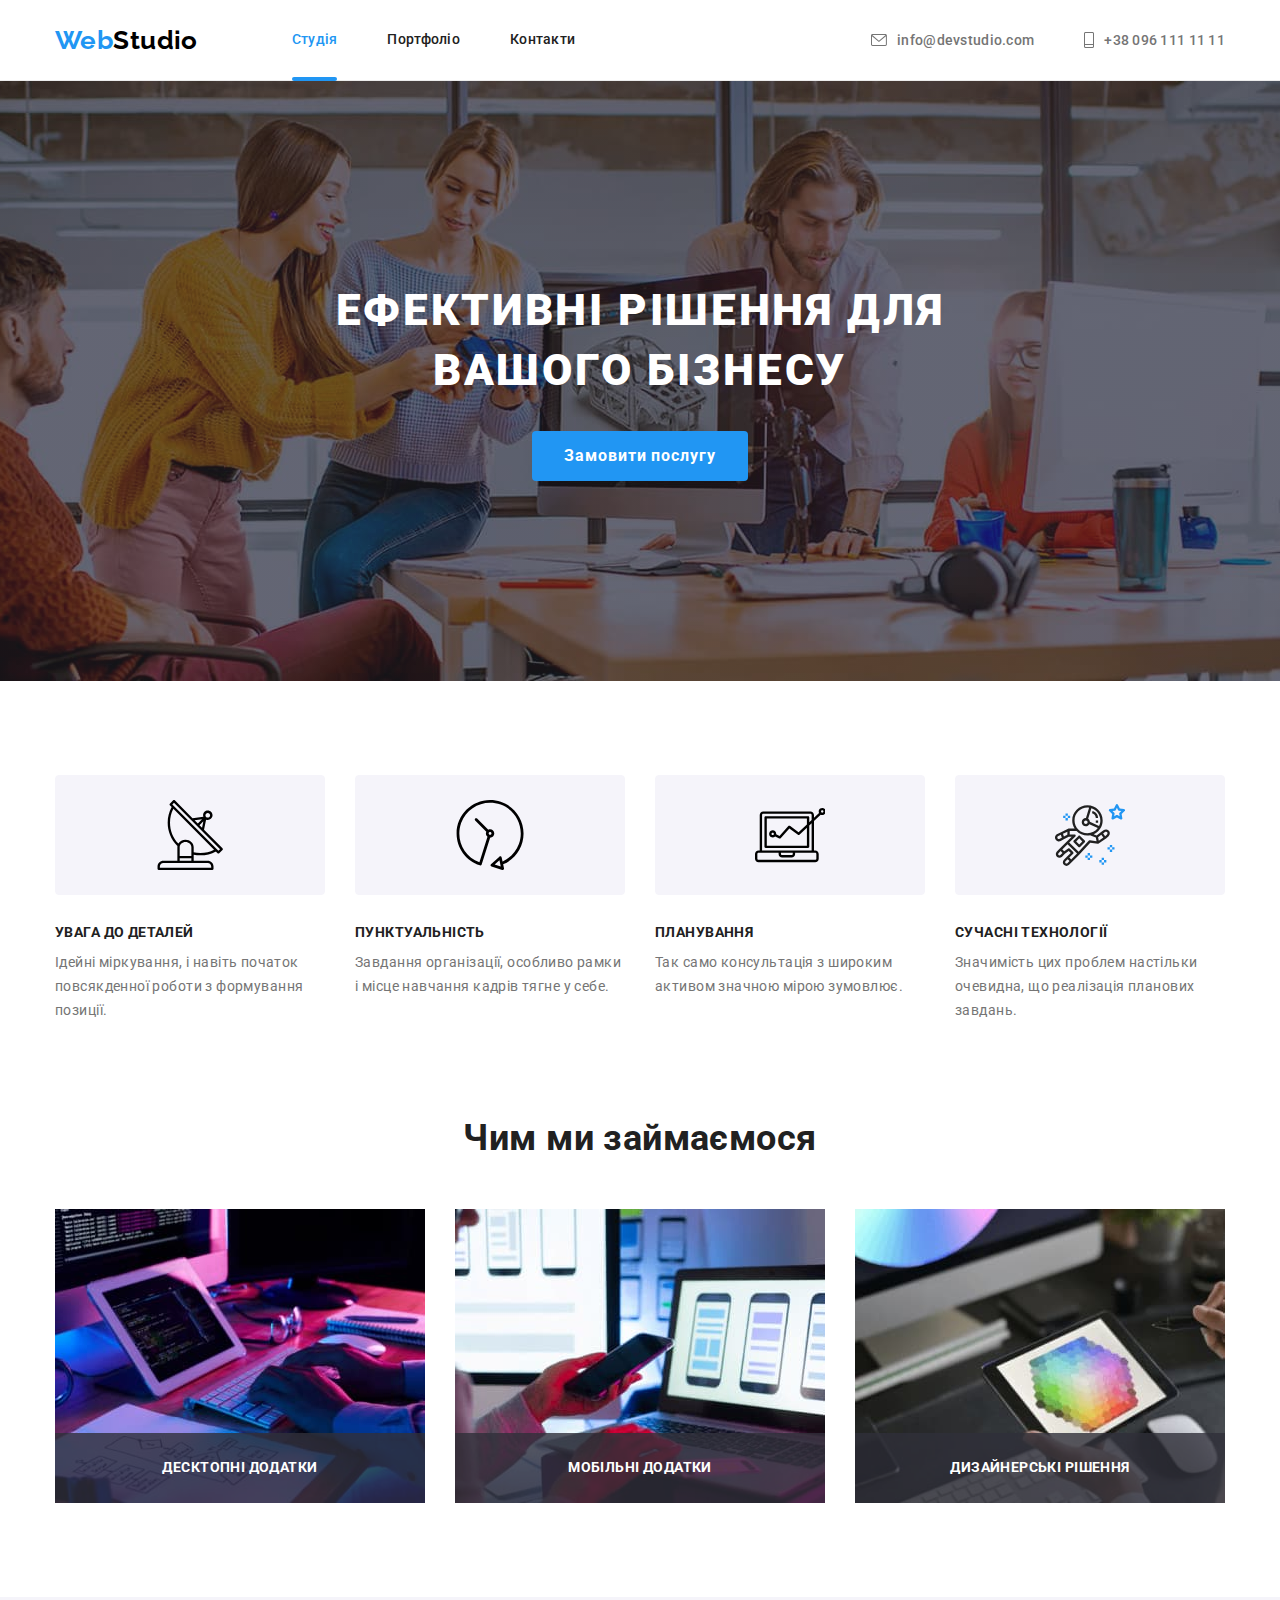
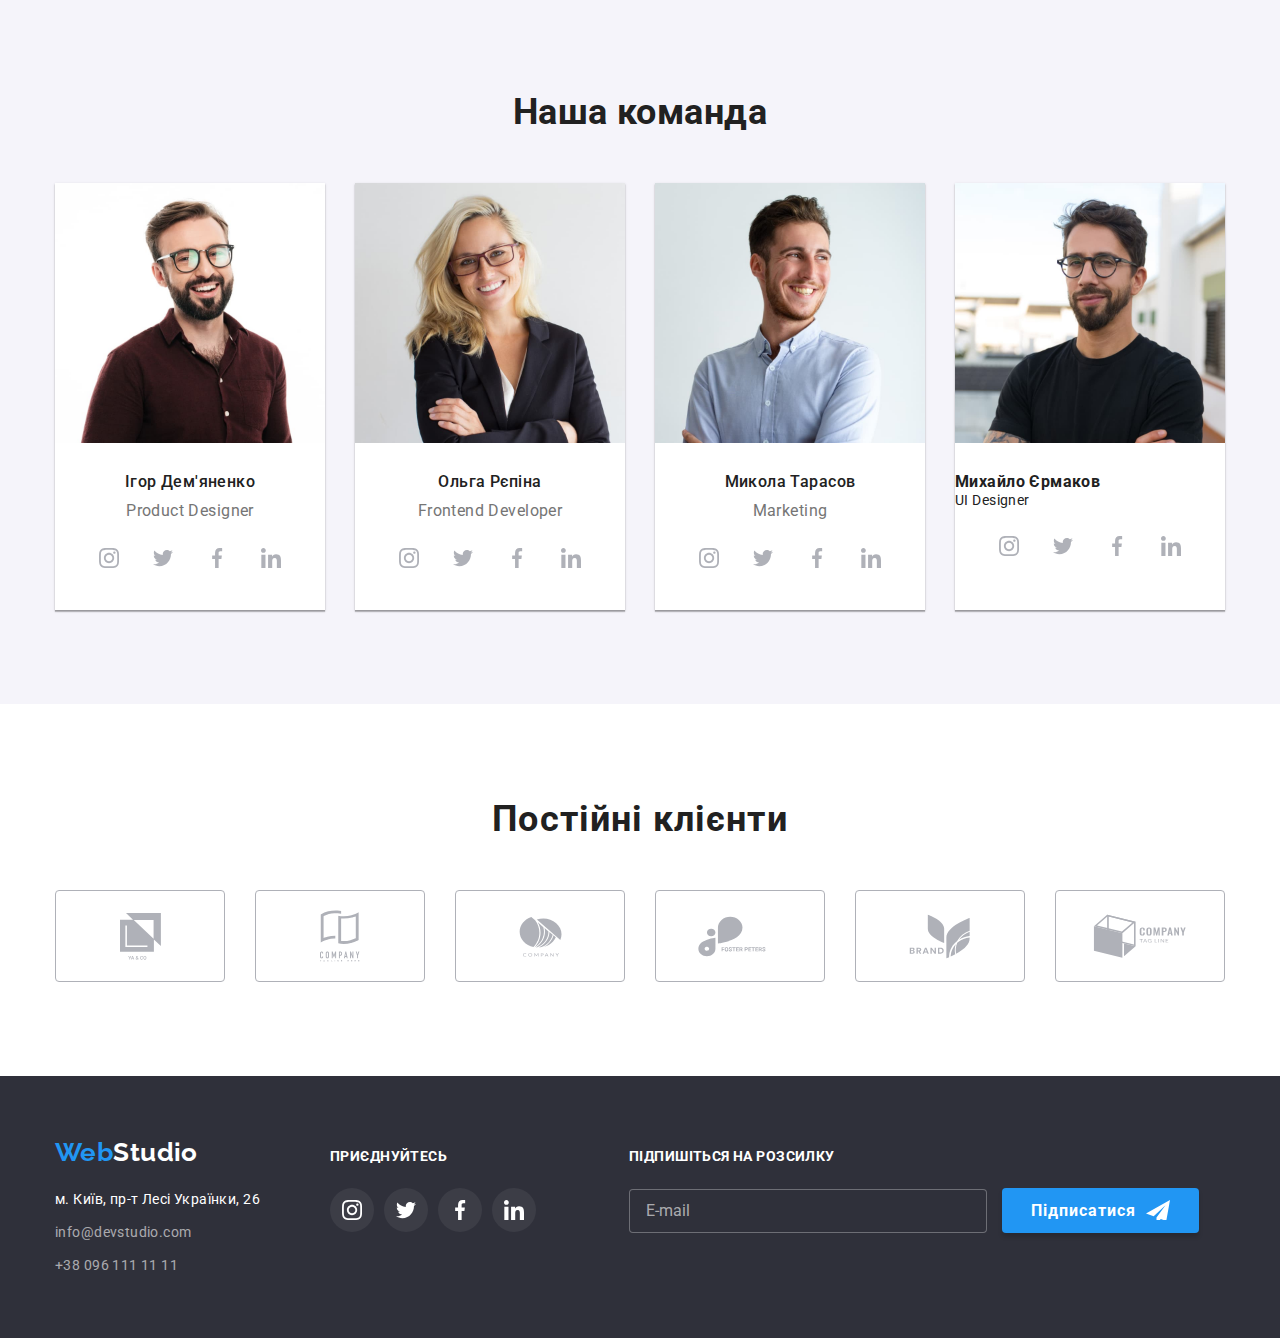
<file: index.html>
<!DOCTYPE html>
<html lang="en">

<head>
    <meta charset="UTF-8">
    <meta http-equiv="X-UA-Compatible" content="IE=edge">
    <meta name="viewport" content="width=device-width, initial-scale=1.0">
    <title>Web Studio</title>
    <link rel="stylesheet"
        href="https://cdnjs.cloudflare.com/ajax/libs/modern-normalize/1.1.0/modern-normalize.min.css">
    <link rel="preconnect" href="https://fonts.googleapis.com" />
    <link rel="preconnect" href="https://fonts.gstatic.com" crossorigin />
    <link
        href="https://fonts.googleapis.com/css2?family=Raleway:wght@700&family=Roboto:wght@400;500;700;900&display=swap"
        rel="stylesheet" />
    <link rel="stylesheet" href="./css/main.min.css" />
</head>

<body>
    <!-- header -->
    <header class="header">
        <div class="container header__section">
            <nav class="header__nav list">
                <a href="./index.html" class="header__logo logo link">Web<span
                        class="header__logo--black">Studio</span></a>
                <ul class="nav list">
                    <li class="nav__item"><a class="nav__link link current" href="./index.html">Студія</a>
                    </li>
                    <li class="nav__item"><a class="nav__link link" href="./portfolio.html">Портфоліо</a>
                    </li>
                    <li class="nav__item"><a class="nav__link link" href="#">Контакти</a></li>
                </ul>
            </nav>
            <ul class="header__contact list">
                <li class="header__item">
                    <a class="header__link link" href="mailto:info@devstudio.com">
                        <svg class="header__icons" width="16" height="12">
                            <use href="./images/icons.svg#icon-contact_mail_icon"></use>
                        </svg>
                        info@devstudio.com
                    </a>
                </li>
                <li class="header__item">
                    <a class="header__link link" href="tel:+380961111111">
                        <svg class="header__icons" width="10" height="16">
                            <use href="./images/icons.svg#icon-contact_phohe_icon"></use>
                        </svg>
                        +38 096 111 11 11
                    </a>
                </li>
            </ul>
        </div>
    </header>
    <main>
        <!-- section 1 -->
        <section class="hero">
            <div class="container">
                <h1 class="hero__title">Ефективні рішення для вашого бізнесу</h1>
                <button class="hero__btn" type="button" data-modal-open>Замовити послугу</button>
            </div>
        </section>

        <!-- section 2 -->
        <section class="features">
            <div class="container">
                <h2 class="visually-hidden">Переваги</h2>
                <ul class="features-list list">
                    <li class="features-list__item">
                        <div class="features-list__icon-fon">
                            <svg class="features-list__icon" width="70" height="70">
                                <use href="./images/icons.svg#icon-satellite_icon"></use>
                            </svg>
                        </div>

                        <h3 class="features-list__title">Увага до деталей</h3>
                        <p class="features-list__text">Ідейні міркування, і навіть початок повсякденної роботи з
                            формування позиції.</p>
                    </li>
                    <li class="features-list__item">
                        <div class="features-list__icon-fon">
                            <svg class="features-list__icon" width="70" height="70">
                                <use href="./images/icons.svg#icon-clock_icon"></use>
                            </svg>
                        </div>

                        <h3 class="features-list__title">Пунктуальність</h3>
                        <p class="features-list__text">Завдання організації, особливо рамки і місце навчання кадрів
                            тягне у себе.</p>
                    </li>
                    <li class="features-list__item">
                        <div class="features-list__icon-fon">
                            <svg class="features-list__icon" width="70" height="70">
                                <use href="./images/icons.svg#icon-computer_icon"></use>
                            </svg>
                        </div>

                        <h3 class="features-list__title">Планування</h3>
                        <p class="features-list__text ">Так само консультація з широким активом значною мірою
                            зумовлює.</p>
                    </li>
                    <li class="features-list__item">
                        <div class="features-list__icon-fon">
                            <svg class="features-list__icon" width="70" height="70">
                                <use href="./images/icons.svg#icon-space_icon"></use>
                            </svg>
                        </div>

                        <h3 class="features-list__title">Сучасні технології</h3>
                        <p class="features-list__text">Значимість цих проблем настільки очевидна, що реалізація
                            планових завдань.</p>
                    </li>
                </ul>
            </div>
        </section>

        <!-- section 3 -->
        <section class="occupation">
            <div class="container">
                <h2 class="occupation__title">Чим ми займаємося</h2>
                <ul class="occupation__list list">
                    <li class="occupation__item">
                        <img src="./images/studio_work1.jpg" alt="work on a computer" width="370" height="294" />
                        <p class="occupation__text">Десктопні додатки</p>
                    </li>
                    <li class="occupation__item ">
                        <img src="./images/studio_work2.jpg" alt="work on the phone" width="370" height="294" />
                        <p class="occupation__text">Мобільні додатки</p>
                    </li>
                    <li class="occupation__item ">
                        <img src="./images/studio_work3.jpg" alt="work on a table" width="370" height="294" />
                        <p class="occupation__text">Дизайнерські рішення</p>
                    </li>
                </ul>
            </div>
        </section>

        <!-- section 4 -->
        <section class="team">
            <div class="container">
                <h2 class="team__title">Наша команда</h2>
                <ul class="team-list list">
                    <li class="team-list__item">
                        <img src="./images/our-team/our_team1.jpg" alt="Igor Demyanenko" width="270" height="260" />

                        <div class="team-list__workers">
                            <h3 class="team-list__name">Ігор Дем'яненко</h3>
                            <p class="team-list__work" lang="en">Product Designer</p>

                            <ul class="team-list__social-list list">
                                <li class="team-list__social-item">
                                    <a class="team-list__social-link" href="./" aria-label="Link to Instagram">
                                        <svg class="team-list__social-icon" width="20" height="20">
                                            <use href="./images/icons.svg#icon-instagram"></use>
                                        </svg>
                                    </a>
                                </li>
                                <li class="team-list__social-item">
                                    <a class="team-list__social-link" href="./" aria-label="Link to Instagram">
                                        <svg class="team-list__social-icon" width="20" height="20">
                                            <use href="./images/icons.svg#icon-twitter"></use>
                                        </svg>
                                    </a>
                                </li>
                                <li class="team-list__social-item">
                                    <a class="team-list__social-link" href="./" aria-label="Link to Instagram">
                                        <svg class="team-list__social-icon" width="20" height="20">
                                            <use href="./images/icons.svg#icon-facebook"></use>
                                        </svg>
                                    </a>
                                </li>
                                <li class="team-list__social-item">
                                    <a class="team-list__social-link" href="./" aria-label="Link to Instagram">
                                        <svg class="team-list__social-icon" width="20" height="20">
                                            <use href="./images/icons.svg#icon-linkedin"></use>
                                        </svg>
                                    </a>
                                </li>
                            </ul>
                        </div>

                    </li>
                    <li class="team-list__item">
                        <img src="./images/our-team/our_team2.jpg" alt="Olga Repina" width="270" height="260" />

                        <div class="team-list__workers">
                            <h3 class="team-list__name">Ольга Рєпіна</h3>
                            <p class="team-list__work" lang="en">Frontend Developer</p>

                            <ul class="team-list__social-list list">
                                <li class="team-list__social-item">
                                    <a class="team-list__social-link" href="./" aria-label="Link to Instagram">
                                        <svg class="team-list__social-icon" width="20" height="20">
                                            <use href="./images/icons.svg#icon-instagram"></use>
                                        </svg>
                                    </a>
                                </li>
                                <li class="team-list__social-item">
                                    <a class="team-list__social-link" href="./" aria-label="Link to Instagram">
                                        <svg class="team-list__social-icon" width="20" height="20">
                                            <use href="./images/icons.svg#icon-twitter"></use>
                                        </svg>
                                    </a>
                                </li>
                                <li class="team-list__social-item">
                                    <a class="team-list__social-link" href="./" aria-label="Link to Instagram">
                                        <svg class="team-list__social-icon" width="20" height="20">
                                            <use href="./images/icons.svg#icon-facebook"></use>
                                        </svg>
                                    </a>
                                </li>
                                <li class="team-list__social-item">
                                    <a class="team-list__social-link" href="./" aria-label="Link to Instagram">
                                        <svg class="team-list__social-icon" width="20" height="20">
                                            <use href="./images/icons.svg#icon-linkedin"></use>
                                        </svg>
                                    </a>
                                </li>
                            </ul>
                        </div>

                    </li>
                    <li class="team-list__item">
                        <img src="./images/our-team/our_team3.jpg" alt="Mikola Tarasov" width="270" height="260" />

                        <div class="team-list__workers">
                            <h3 class="team-list__name">Микола Тарасов</h3>
                            <p class="team-list__work" lang="en">Marketing</p>

                            <ul class="team-list__social-list list">
                                <li class="team-list__social-item">
                                    <a class="team-list__social-link" href="./" aria-label="Link to Instagram">
                                        <svg class="team-list__social-icon" width="20" height="20">
                                            <use href="./images/icons.svg#icon-instagram"></use>
                                        </svg>
                                    </a>
                                </li>
                                <li class="team-list__social-item">
                                    <a class="team-list__social-link" href="./" aria-label="Link to Instagram">
                                        <svg class="team-list__social-icon" width="20" height="20">
                                            <use href="./images/icons.svg#icon-twitter"></use>
                                        </svg>
                                    </a>
                                </li>
                                <li class="team-list__social-item">
                                    <a class="team-list__social-link" href="./" aria-label="Link to Instagram">
                                        <svg class="team-list__social-icon" width="20" height="20">
                                            <use href="./images/icons.svg#icon-facebook"></use>
                                        </svg>
                                    </a>
                                </li>
                                <li class="team-list__social-item">
                                    <a class="team-list__social-link" href="./" aria-label="Link to Instagram">
                                        <svg class="team-list__social-icon" width="20" height="20">
                                            <use href="./images/icons.svg#icon-linkedin"></use>
                                        </svg>
                                    </a>
                                </li>
                            </ul>
                        </div>
                    </li>
                    <li class="team-list__item">
                        <img src="./images/our-team/our_team4.jpg" alt="Mikhailo Yermakov" width="270" height="260" />

                        <div class="team-list__workers">
                            <h3 class="team-list__title">Михайло Єрмаков</h3>
                            <p class="employee-text" lang="en">UI Designer</p>

                            <ul class="team-list__social-list list">
                                <li class="team-list__social-item">
                                    <a class="team-list__social-link" href="./" aria-label="Link to Instagram">
                                        <svg class="team-list__social-icon" width="20" height="20">
                                            <use href="./images/icons.svg#icon-instagram"></use>
                                        </svg>
                                    </a>
                                </li>
                                <li class="team-list__social-item">
                                    <a class="team-list__social-link" href="./" aria-label="Link to Twitter">
                                        <svg class="team-list__social-icon" width="20" height="20">
                                            <use href="./images/icons.svg#icon-twitter"></use>
                                        </svg>
                                    </a>
                                </li>
                                <li class="team-list__social-item">
                                    <a class="team-list__social-link" href="./" aria-label="Link to Instagram">
                                        <svg class="team-list__social-icon" width="20" height="20">
                                            <use href="./images/icons.svg#icon-facebook"></use>
                                        </svg>
                                    </a>
                                </li>
                                <li class="team-list__social-item">
                                    <a class="team-list__social-link" href="./" aria-label="Link to Instagram">
                                        <svg class="team-list__social-icon" width="20" height="20">
                                            <use href="./images/icons.svg#icon-linkedin"></use>
                                        </svg>
                                    </a>
                                </li>
                            </ul>
                        </div>


                    </li>
                </ul>
            </div>
        </section>

        <!-- section 5 -->
        <section class="client">
            <div class="container">
                <h2 class="client__title">Постійні клієнти</h2>
                <ul class="client__list list">
                    <li class="client__item">
                        <a href="./" class="client__link">
                            <svg class="client__icon" width="41" height="47">
                                <use href="./images/icons.svg#icon-group-1"></use>
                            </svg>
                        </a>
                    </li>


                    <li class="client__item">
                        <a href="./" class="client__link">
                            <svg class="client__icon" width="40" height="52">
                                <use href="./images/icons.svg#icon-group-2-1"></use>
                            </svg>
                        </a>
                    </li>

                    <li class="client__item">
                        <a href="./" class="client__link">
                            <svg class="client__icon" width="43" height="41">
                                <use href="./images/icons.svg#icon-group-3-1"></use>
                            </svg>
                        </a>
                    </li>

                    <li class="client__item">
                        <a href="./" class="client__link">
                            <svg class="client__icon" width="84" height="41">
                                <use href="./images/icons.svg#icon-group-7-1"></use>
                            </svg>
                        </a>
                    </li>

                    <li class="client__item">
                        <a href="./" class="client__link">
                            <svg class="client__icon" width="62" height="45">
                                <use href="./images/icons.svg#icon-group-4-1"></use>
                            </svg>
                        </a>
                    </li>

                    <li class="client__item">
                        <a href="./" class="client__link">
                            <svg class="client__icon" width="94" height="44">
                                <use href="./images/icons.svg#icon-group-6-1"></use>
                            </svg>
                        </a>
                    </li>
                </ul>
            </div>
        </section>
    </main>
    <!-- footer -->
    <footer class="footer">
        <div class="container">
            <div class="footer__flex">
                <div class="footer__contacts_flex">
                    <a class="footer__logo logo link" href="./index.html">Web<span class="footer__logo--white">Studio</span>
                    </a>
                    <!-- Список контактов -->
                    <address class="footer-contact">
                        <ul class="footer-contact__list list">
                            <li class="footer-contact__item">
                                <a class="footer-contact__link address link" href="https://goo.gl/maps/1sVJUxy5NALWix269"
                                    target="_blank" rel="noreferrer noopener">м. Київ, пр-т Лесі Українки, 26</a>
                            </li>
                            <li class="footer-contact__item">
                                <a class="footer-contact__link link"
                                    href="mailto:info@devstudio.com">info@devstudio.com</a>
                            </li>
                            <li class="footer-contact__item">
                                <a class="footer-contact__link link" href="tel:+380961111111">+38 096 111 11 11</a>
                            </li>
                        </ul>
                    </address>
                </div>
                <div class="footer-social__flex">
                    <p class="footer-social__text">приєднуйтесь</p>
                    <ul class="footer-social__list list">
                        <li class="footer-social__item">
                            <a class="footer-social__link" href="">
                                <svg class="footer-social__icon" width="20" height="20">
                                    <use href="./images/icons.svg#icon-instagram"></use>
                                </svg>
                            </a>
                        </li>

                        <li class="footer-social__item">
                            <a class="footer-social__link" href="">
                                <svg class="footer-social__icon" width="20" height="20">
                                    <use href="./images/icons.svg#icon-twitter"></use>
                                </svg>
                            </a>
                        </li>

                        <li class="footer-social__item">
                            <a class="footer-social__link" href="">
                                <svg class="footer-social__icon" width="20" height="20">
                                    <use href="./images/icons.svg#icon-facebook"></use>
                                </svg>
                            </a>
                        </li>

                        <li class="footer-social__item">
                            <a class="footer-social__link" href="">
                                <svg class="footer-social__icon" width="20" height="20">
                                    <use href="./images/icons.svg#icon-linkedin"></use>
                                </svg>
                            </a>
                        </li>
                    </ul>
                </div>
                <div class="footer-submit">
                    <p class="footer-submit__text">Підпишіться на розсилку</p>
                    <div class="footer-submit__form">
                        <label class="footer-submit__label" for="submit-mail"></label>
                        <input class="footer-submit__input" type="email" name="submit-mail" id="submit-mail" placeholder="E-mail">
                        <button class="footer-submit__btn" type="submit">Підписатися</button>
                    </div>
                </div>
            </div>
        </div>
    </footer>
    <div class="backdrop is-hidden" data-modal>
        <div class="modal">
            <button type="button" class="modal__button" data-modal-close>
                <svg class="modal__icon-close" width="18" height="18">
                    <use href="./images/icons.svg#icon-close"></use>
                </svg>
            </button>
            <p class="modal__title">Залиште свої дані, ми вам передзвонимо</p>
            <form class="form">
                <div class="form__field">
                    <label class="form__label">
                        <span class="form__name">Ім'я</span>
                        <span class="form__content">
                            <input class="form__input" type="text" name="name" required />
                            <svg class="form__icon" width="12" height="12">
                                <use href="./images/icons.svg#icon-name"></use>
                            </svg>
                        </span>
                    </label>
                </div>
            
                <div class="form__field">
                    <label class="form__label">
                        <span class="form__name">Телефон</span>
                        <span class="form__content">
                            <input class="form__input" type="tel" name="tel" required pattern="[a-zA-Za-яА-ЯіІїЇ]+" />
                            <svg class="form__icon" width="13" height="13">
                                <use href="./images/icons.svg#icon-tel"></use>
                            </svg>
                        </span>
                    </label>
                </div>
            
                <div class="form__field">
                    <label class="form__label">
                        <span class="form__name">Пошта</span>
                        <span class="form__content">
                            <input class="form__input" type="email" name="email" pattern="[0-9]{3}-[0-9]{3}-[0-9]{2}-[0-9]{2}"
                                title="xxx-xxx-xx-xx" />
                            <svg class="form__icon" width="15" height="15">
                                <use href="./images/icons.svg#icon-email"></use>
                            </svg>
                        </span>
                    </label>
                </div>
            
                <div class="form__field">
                    <label class="form__label">
                        <span class="form__name">Коментар</span>
                        <textarea class="form__textarea" name="comment" placeholder="Введіть текст"></textarea>
                    </label>
                </div>
                <div class="form__field-chek">
            
                    <label class="form__label-checkbox" for="policy">
                        <input class="form__checkbox" type="checkbox" name="policy" id="policy">
                        <span class="form__checkbox-text"></span>
                        Погоджуюся з розсилкою та приймаю <a class="form__checkbox-link" href="">Умови договору</a>
                    </label>
            
                </div>
                <div class="form-btn-wrapper"><button class="form-btn" type="submit">Відправити</button></div>
            </form>
            </div>

    </div>
    </div>
    <script src="./js/modal.js"></script>
</body>

</html>
</file>
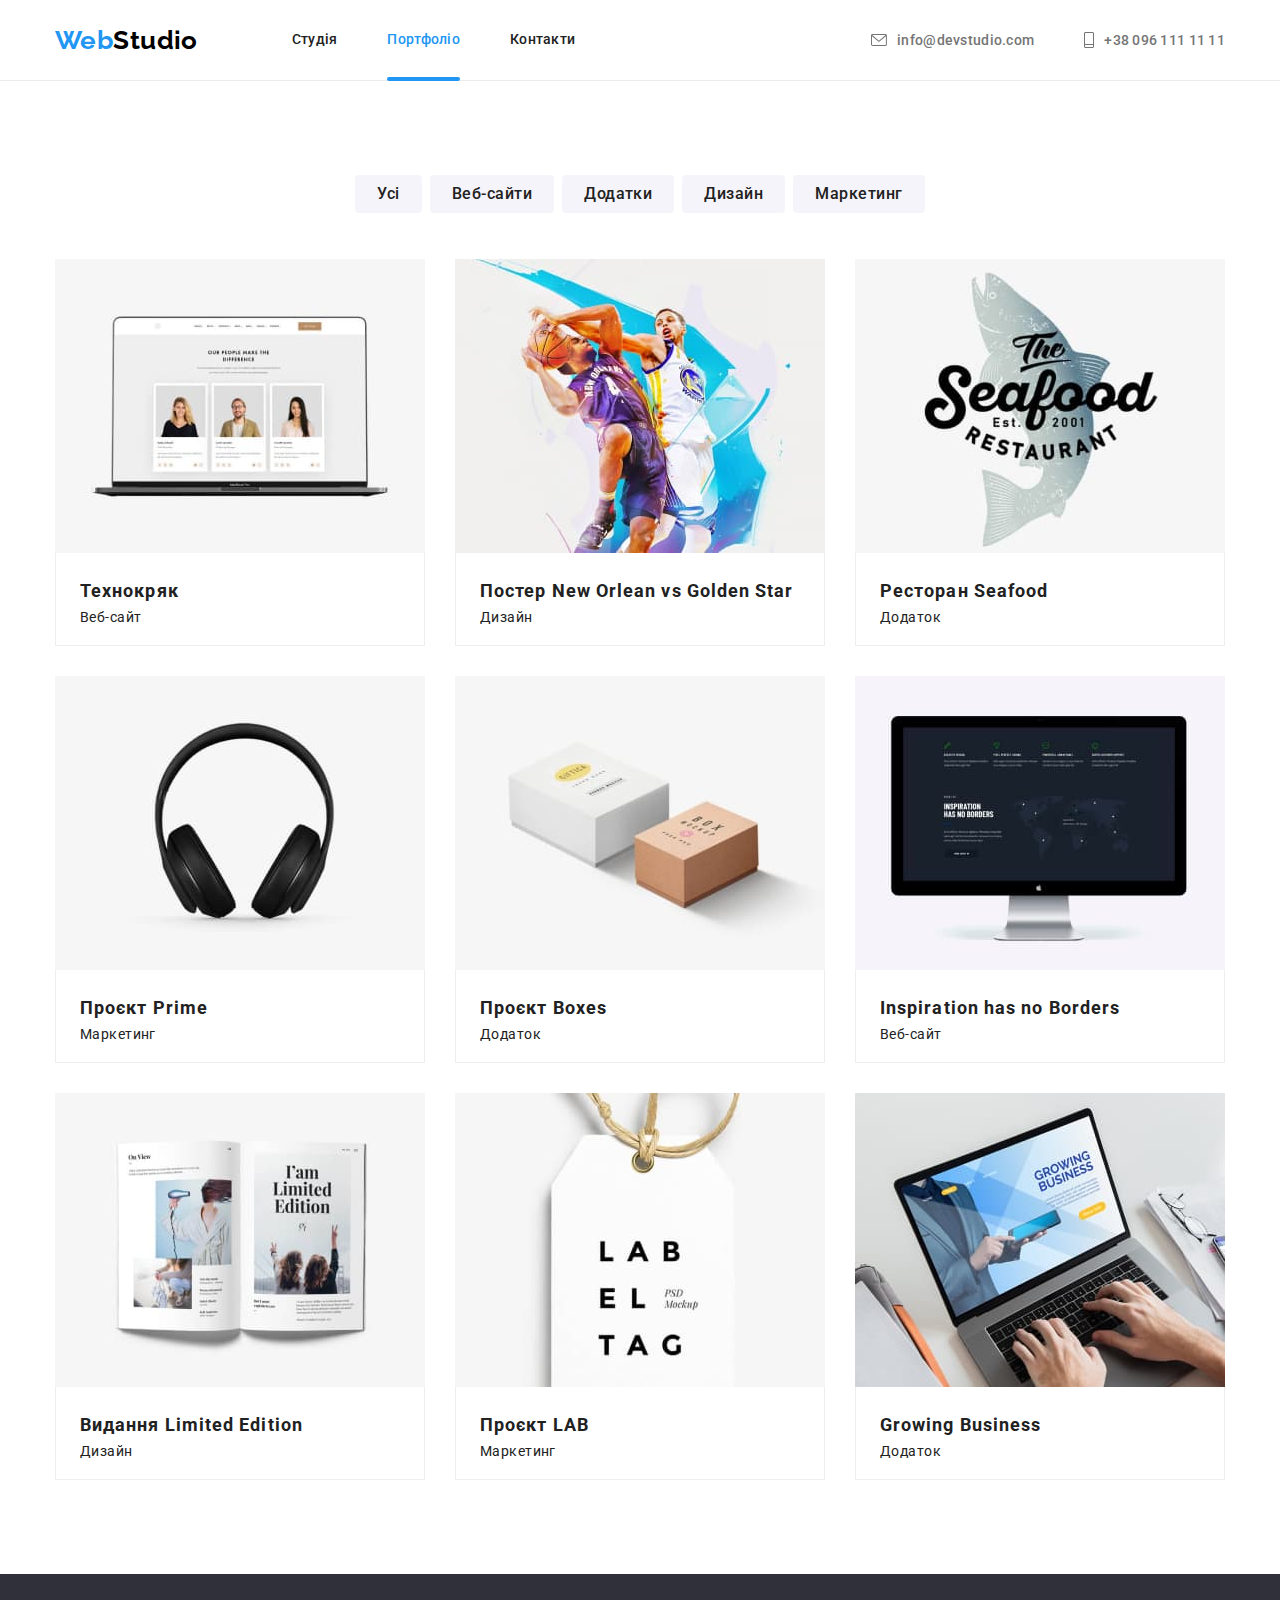
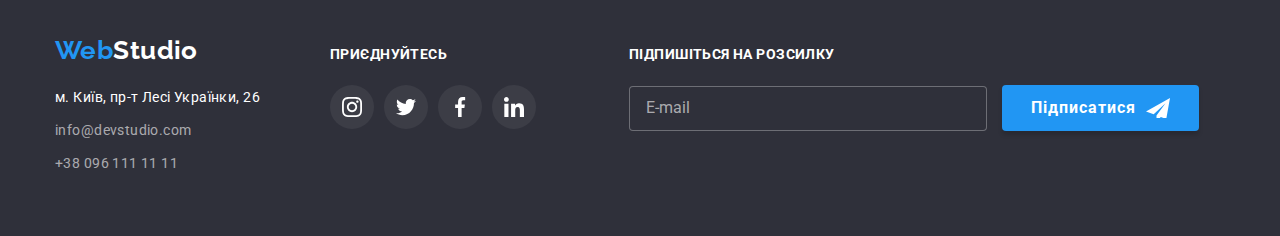
<file: portfolio.html>
<!DOCTYPE html>
<html lang="en">

<head>
    <meta charset="UTF-8">
    <meta http-equiv="X-UA-Compatible" content="IE=edge">
    <meta name="viewport" content="width=device-width, initial-scale=1.0">
    <title>Портфоліо</title>
    <link rel="preconnect" href="https://fonts.googleapis.com" />
    <link rel="preconnect" href="https://fonts.gstatic.com" crossorigin />
    <link rel="stylesheet"
        href="https://cdnjs.cloudflare.com/ajax/libs/modern-normalize/1.1.0/modern-normalize.min.css">
    <link
        href="https://fonts.googleapis.com/css2?family=Raleway:wght@700&family=Roboto:wght@400;500;700;900&display=swap"
        rel="stylesheet" />
    <link rel="stylesheet" href="./css/portfolio.min.css" />
</head>

<body>
    <header class="header">
        <div class="container header__section">
            <nav class="header__nav list">
                <a href="./index.html" class="header__logo logo link">Web<span class="header__logo--black">Studio</span></a>
                <ul class="nav list">
                    <li class="nav__item"><a class="nav__link link" href="./index.html">Студія</a></li>
                    <li class="nav__item"><a class="nav__link current link" href="#">Портфоліо</a></li>
                    <li class="nav__item"><a class="nav__link link" href="#">Контакти</a></li>
                </ul>
            </nav>
            <ul class="header__contact list">
                <li class="header__item">
                    <a class="header__link link" href="mailto:info@devstudio.com">
                        <svg class="header__icons" width="16" height="12">
                            <use href="./images/icons.svg#icon-contact_mail_icon"></use>
                        </svg>
                        info@devstudio.com
                    </a>
                </li>
                <li class="header__item">
                    <a class="header__link link" href="tel:+380961111111">
                        <svg class="header__icons" width="10" height="16">
                            <use href="./images/icons.svg#icon-contact_phohe_icon"></use>
                        </svg>
                        +38 096 111 11 11
                    </a>
                </li>
            </ul>
        </div>
    </header>
    <main>
        <section class="portfolio-section">
            <div class="container">
                <h1 class="visually-hidden">Приклади робіт</h1>
                <ul class="portfolio-section__list list">
                    <li class="portfolio-section__item">
                        <button class="portfolio-section__btn" type="button">Усі</button>
                    </li>
                    <li class="portfolio-section__item">
                        <button class="portfolio-section__btn" type="button">Веб-сайти</button>
                    </li>
                    <li class="portfolio-section__item">
                        <button class="portfolio-section__btn" type="button">Додатки</button>
                    </li>
                    <li class="portfolio-section__item">
                        <button class="portfolio-section__btn" type="button">Дизайн</button>
                    </li>
                    <li class="portfolio-section__item">
                        <button class="portfolio-section__btn" type="button">Маркетинг</button>
                    </li>
                </ul>

                <ul class="portfolio-card list">
                    <li class="portfolio-card__item">
                        <a href="#" class="portfolio-card__link">
                            <div class="portfolio-card__overlay">
                                <img src="./images/portfolio/portfolio-img1.jpg"
                                    alt="open laptop with technocrack website" width="370" height="294" />
                                <p class="portfolio-card__text">Ресурс пропонує комплексні пропозиції з різним рівнем функціоналу та
                                    сервісів. Все це дозволить відвідувачу отримати вичерпні відомості про компанію чи
                                    приватну особу.
                                </p>
                            </div>
                            <div class="portfolio-card__content">
                                <h2 class="portfolio-card__title">Технокряк</h2>
                                <p class="portfolio-list-text">Веб-сайт</p>
                            </div>
                        </a>
                    </li>
                    <li class="portfolio-card__item">
                        <a href="#" class="portfolio-card__link">
                            <div class="portfolio-card__overlay">
                                <img src="./images/portfolio/portfolio-img2.jpg" alt="boys playing basketball"
                                    width="370" height="294" />
                                <p class="portfolio-card__text">
                                    Ресурс пропонує комплексні пропозиції з різним рівнем функціоналу та сервісів. Все
                                    це дозволить відвідувачу отримати вичерпні відомості про компанію чи приватну особу.
                                </p>
                            </div>

                            <div class="portfolio-card__content">
                                <h2 class="portfolio-card__title">Постер New Orlean vs Golden Star</h2>
                                <p class="portfolio-list-text">Дизайн</p>
                            </div>
                        </a>
                    </li>
                    <li class="portfolio-card__item">
                        <a href="#" class="portfolio-card__link">

                            <div class="portfolio-card__overlay">
                                <img src="./images/portfolio/portfolio-img3.jpg" alt="seafood restaurant logo"
                                    width="370" height="294" />
                                <p class="portfolio-card__text">
                                    Ресурс пропонує комплексні пропозиції з різним рівнем функціоналу та сервісів. Все
                                    це дозволить відвідувачу отримати
                                    вичерпні відомості про компанію чи приватну особу.
                                </p>
                            </div>
                            <div class="portfolio-card__content">
                                <h2 class="portfolio-card__title">Ресторан Seafood</h2>
                                <p class="portfolio-list-text">Додаток</p>
                            </div>
                        </a>
                    </li>
                    <li class="portfolio-card__item">
                        <a href="#" class="portfolio-card__link">

                            <div class="portfolio-card__overlay">
                                <img src="./images/portfolio/portfolio-img4.jpg" alt="headphones" width="370"
                                    height="294" />
                                <p class="portfolio-card__text">
                                    Ресурс пропонує комплексні пропозиції з різним рівнем функціоналу та сервісів. Все
                                    це дозволить відвідувачу отримати
                                    вичерпні відомості про компанію чи приватну особу.
                                </p>
                            </div>
                            <div class="portfolio-card__content">
                                <h2 class="portfolio-card__title">Проєкт Prime</h2>
                                <p class="portfolio-list-text">Маркетинг</p>
                            </div>
                        </a>
                    </li>
                    <li class="portfolio-card__item">
                        <a href="#" class="portfolio-card__link">

                            <div class="portfolio-card__overlay">
                                <img src="./images/portfolio/portfolio-img5.jpg" alt="two boxes" width="370"
                                    height="294" />
                                <p class="portfolio-card__text">
                                    Ресурс пропонує комплексні пропозиції з різним рівнем функціоналу та сервісів. Все
                                    це дозволить відвідувачу отримати
                                    вичерпні відомості про компанію чи приватну особу.
                                </p>
                            </div>
                            <div class="portfolio-card__content">
                                <h2 class="portfolio-card__title">Проєкт Boxes</h2>
                                <p class="portfolio-list-text">Додаток</p>
                            </div>
                        </a>
                    </li>
                    <li class="portfolio-card__item">
                        <a href="#" class="portfolio-card__link">

                            <div class="portfolio-card__overlay">
                                <img src="./images/portfolio/portfolio-img6.jpg" alt="computer monitor" width="370"
                                    height="294" />
                                <p class="portfolio-card__text">
                                    Ресурс пропонує комплексні пропозиції з різним рівнем функціоналу та сервісів. Все
                                    це дозволить відвідувачу отримати
                                    вичерпні відомості про компанію чи приватну особу.
                                </p>
                            </div>
                            <div class="portfolio-card__content">
                                <h2 class="portfolio-card__title">Inspiration has no Borders</h2>
                                <p class="portfolio-list-text">Веб-сайт</p>
                            </div>
                        </a>
                    </li>
                    <li class="portfolio-card__item">
                        <a href="#" class="portfolio-card__link">

                            <div class="portfolio-card__overlay">
                                <img src="./images/portfolio/portfolio-img7.jpg" alt="open magazine" width="370"
                                    height="294" />
                                <p class="portfolio-card__text">
                                    Ресурс пропонує комплексні пропозиції з різним рівнем функціоналу та сервісів. Все
                                    це дозволить відвідувачу отримати
                                    вичерпні відомості про компанію чи приватну особу.
                                </p>
                            </div>
                            <div class="portfolio-card__content">
                                <h2 class="portfolio-card__title">Видання Limited Edition</h2>
                                <p class="portfolio-list-text">Дизайн</p>
                            </div>
                        </a>
                    </li>
                    <li class="portfolio-card__item">
                        <a href="#" class="portfolio-card__link">

                            <div class="portfolio-card__overlay">
                                <img src="./images/portfolio/portfolio-img8.jpg" alt="LAB label" width="370"
                                    height="294" />
                                <p class="portfolio-card__text">
                                    Ресурс пропонує комплексні пропозиції з різним рівнем функціоналу та сервісів. Все
                                    це дозволить відвідувачу отримати
                                    вичерпні відомості про компанію чи приватну особу.
                                </p>

                            </div>

                            <div class="portfolio-card__content">
                                <h2 class="portfolio-card__title">Проєкт LAB</h2>
                                <p class="portfolio-list-text">Маркетинг</p>
                            </div>
                        </a>
                    </li>
                    <li class="portfolio-card__item">
                        <a href="#" class="portfolio-card__link">

                            <div class="portfolio-card__overlay">
                                <img src="./images/portfolio/portfolio-img9.jpg" alt="man working on macbook"
                                    width="370" height="294" />
                                <p class="portfolio-card__text">
                                    Ресурс пропонує комплексні пропозиції з різним рівнем функціоналу та сервісів. Все
                                    це дозволить відвідувачу отримати
                                    вичерпні відомості про компанію чи приватну особу.
                                </p>
                            </div>
                            <div class="portfolio-card__content">
                                <h2 class="portfolio-card__title">Growing Business</h2>
                                <p class="portfolio-list-text">Додаток</p>
                            </div>
                        </a>
                    </li>
                </ul>
            </div>

        </section>
    </main>
    <!-- footer -->
    <footer class="footer">
        <div class="container">
            <div class="footer__flex">
                <div class="footer__contacts_flex">
                    <a class="footer__logo logo link" href="./index.html">Web<span class="footer__logo--white">Studio</span>
                    </a>
                    <!-- Список контактов -->
                    <address class="footer-contact">
                        <ul class="footer-contact__list list">
                            <li class="footer-contact__item">
                                <a class="footer-contact__link address link" href="https://goo.gl/maps/1sVJUxy5NALWix269"
                                    target="_blank" rel="noreferrer noopener">м. Київ, пр-т Лесі Українки, 26</a>
                            </li>
                            <li class="footer-contact__item">
                                <a class="footer-contact__link link"
                                    href="mailto:info@devstudio.com">info@devstudio.com</a>
                            </li>
                            <li class="footer-contact__item">
                                <a class="footer-contact__link link" href="tel:+380961111111">+38 096 111 11 11</a>
                            </li>
                        </ul>
                    </address>
                </div>
                <div class="footer-social__flex">
                    <p class="footer-social__text">приєднуйтесь</p>
                    <ul class="footer-social__list list">
                        <li class="footer-social__item">
                            <a class="footer-social__link" href="">
                                <svg class="footer-social__icon" width="20" height="20">
                                    <use href="./images/icons.svg#icon-instagram"></use>
                                </svg>
                            </a>
                        </li>

                        <li class="footer-social__item">
                            <a class="footer-social__link" href="">
                                <svg class="footer-social__icon" width="20" height="20">
                                    <use href="./images/icons.svg#icon-twitter"></use>
                                </svg>
                            </a>
                        </li>

                        <li class="footer-social__item">
                            <a class="footer-social__link" href="">
                                <svg class="footer-social__icon" width="20" height="20">
                                    <use href="./images/icons.svg#icon-facebook"></use>
                                </svg>
                            </a>
                        </li>

                        <li class="footer-social__item">
                            <a class="footer-social__link" href="">
                                <svg class="footer-social__icon" width="20" height="20">
                                    <use href="./images/icons.svg#icon-linkedin"></use>
                                </svg>
                            </a>
                        </li>
                    </ul>
                </div>
                <div class="footer-submit">
                    <p class="footer-submit__text">Підпишіться на розсилку</p>
                    <div class="footer-submit__form">
                        <label class="footer-submit__label" for="submit-mail"></label>
                        <input class="footer-submit__input" type="email" name="submit-mail" id="submit-mail" placeholder="E-mail">
                        <button class="footer-submit__btn" type="submit">Підписатися</button>
                    </div>
                </div>
            </div>
        </div>
    </footer>
</body>

</html>
</file>
<file: css/main.min.css>
:root{--primary-text-color: #212121;--secondary-text-color: #757575;--white-text-color: #ffffff;--accent-color: #2196F3;--black-logo-color: #000000;--footer-text-color: rgba(255, 255, 255, 0.6);--white-background-color: #ffffff;--hero-background-color: #2F303A;--team-background-color: #F5F4FA}.visually-hidden{position:absolute;width:1px;height:1px;margin:-1px;border:0;padding:0;white-space:nowrap;clip-path:inset(100%);clip:rect(0 0 0 0);overflow:hidden}body{font-family:"Roboto",sans-serif;letter-spacing:.03em;background-color:var(--white-background-color);color:var(--primary-text-color);font-size:14px}h1,h2,h3,h4,h5,h6,p,ul{margin:0;padding:0}img{display:block;max-width:100%;height:auto}.list{list-style:none}.link{text-decoration:none}.container{width:1200px;margin-left:auto;margin-right:auto;padding-left:15px;padding-right:15px}.modal{position:absolute;left:50%;top:50%;transform:translate(-50%, -50%);width:528px;min-height:581px;background-color:#fff;transition:transform 250ms cubic-bezier(0.4, 0, 0.2, 1)}.modal__button{position:absolute;cursor:pointer;top:8px;right:8px;display:flex;align-items:center;justify-content:center;background-color:rgba(0,0,0,0);border:1px solid #e5e5e5;border-radius:50%;padding:0;width:30px;height:30px;transition:fill 250ms cubic-bezier(0.4, 0, 0.2, 1)}.modal__button:hover,.modal__button:focus{fill:#188ce8}.backdrop{position:fixed;top:0;left:0;width:100%;height:100%;z-index:100;background-color:rgba(0,0,0,.2);transition:opacity 250ms cubic-bezier(0.4, 0, 0.2, 1),visibility 250ms cubic-bezier(0.4, 0, 0.2, 1)}.backdrop.is-hidden{visibility:hidden;opacity:0;pointer-events:none}.backdrop.is-hidden .modal{transform:scaleX(2)}.form{display:flex;flex-direction:column;padding-top:12px;padding-left:41px;padding-right:39px}.form__field{margin-bottom:10px}.modal__title{font-weight:700;font-size:20px;line-height:1.15;text-align:center;margin-top:40px}.form__input{width:100%;height:40px;border:1px solid rgba(33,33,33,.2);border-radius:4px;padding-left:42px;transition:border-color 250ms cubic-bezier(0.4, 0, 0.2, 1)}.form__input:focus{outline:none;border-color:var(--accent-color)}.form__name{display:block;font-size:12px;font-weight:400;color:#757575;margin-bottom:4px}.form__content{position:relative;display:block}.form__icon{position:absolute;top:50%;left:12px;transform:translateY(-50%);transition:fill 250ms cubic-bezier(0.4, 0, 0.2, 1)}.form__input:focus+.form__icon{fill:var(--accent-color)}.form__textarea{width:100%;height:120px;border:1px solid rgba(33,33,33,.2);border-radius:4px;padding:12px 16px;resize:none;transition:border-color 250ms cubic-bezier(0.4, 0, 0.2, 1)}.form__textarea::placeholder{color:rgba(117,117,117,.5);font-size:12px;line-height:1.17;letter-spacing:.01em}.form__textarea:focus{outline:none;border-color:var(--accent-color)}.form__field-chek{padding-left:14px;margin-top:20px;margin-bottom:30px}.form__checkbox-text{display:inline-block;width:16px;height:15px;border:2px solid #212121;border-radius:2px;margin-right:7px}.form__checkbox{position:absolute;width:1px;height:1px;margin:-1px;padding:0;overflow:hidden;border:0;clip:rect(0 0 0 0)}.form__checkbox:checked+.form__checkbox-text{background-image:url(../images/icon-check.svg);background-position:center;background-repeat:no-repeat;background-color:var(--accent-color);background-origin:border-box;border-color:var(--accent-color)}.form-btn-wrapper{display:flex;align-items:center;justify-content:center}.form-btn{width:200px;height:50px;background-color:var(--accent-color);border:none;border-radius:4px;color:#fff;font-size:16px;font-weight:700;line-height:1.87;letter-spacing:.06em;cursor:pointer;box-shadow:0px 4px 4px rgba(0,0,0,.15);color:var(--white-text-color);transition:background-color 250ms cubic-bezier(0.4, 0, 0.2, 1)}.form-btn:hover,.form-btn:focus{background-color:#188ce8}.form__label-checkbox{color:#757575;display:flex;align-items:center;font-size:14px;line-height:1.71}.form__checkbox-link{margin-left:4px;color:#2196f3}.logo{font-family:"Raleway",sans-serif;font-weight:700;font-size:26px;line-height:1.19;color:var(--accent-color)}.header__section{display:flex}.nav__item{display:block}.nav__item:not(:last-child){margin-right:50px}.header{border-bottom:1px solid #ececec}.nav{display:flex;margin-left:94px}.nav__link{display:block;padding-top:32px;padding-bottom:32px;font-weight:500;font-size:14px;line-height:1.14;letter-spacing:.02em;position:relative;transition:color 250ms cubic-bezier(0.4, 0, 0.2, 1);color:var(--primary-text-color)}.nav__link:hover,.nav__link:focus{color:var(--accent-color);transition:color 250ms cubic-bezier(0.4, 0, 0.2, 1)}.nav__link.current{color:var(--accent-color)}.nav__link.current::after{content:"";position:absolute;display:block;width:100%;height:4px;border-radius:2px;bottom:-1px;background-color:var(--accent-color)}.header__link{font-weight:500;font-size:14px;line-height:16px;letter-spacing:.02em;color:var(--secondary-text-color);display:flex;align-items:center;transition:color 250ms cubic-bezier(0.4, 0, 0.2, 1)}.header__link:hover,.header__link:focus{color:var(--accent-color);transition:color 250ms cubic-bezier(0.4, 0, 0.2, 1)}.header__contact{display:flex;margin-left:auto;align-items:center}.header__item+.header__item{margin-left:50px}.header__nav{display:flex;align-items:center}.header__icons{margin-right:10px;display:flex;fill:currentColor}.header__logo--black{color:var(--black-logo-color);align-items:center}.portfolio-section{padding-top:94px;padding-bottom:94px}.portfolio-section__list{display:flex;justify-content:center;margin-bottom:50px}.portfolio-section__item:not(:last-child){margin-right:8px}.portfolio-section__btn{display:inline-block;border:none;border-radius:4px;padding:6px 22px;font-family:inherit;letter-spacing:.03em;font-size:16px;font-weight:500;line-height:1.63;background-color:var(--team-background-color);cursor:pointer;color:var(--primary-text-color);transition:color 250ms cubic-bezier(0.4, 0, 0.2, 1),background-color 250ms cubic-bezier(0.4, 0, 0.2, 1),box-shadow 250ms cubic-bezier(0.4, 0, 0.2, 1)}.portfolio-section__btn:hover,.portfolio-section__btn:focus{background-color:var(--accent-color);color:var(--white-text-color);box-shadow:0px 3px 1px rgba(0,0,0,.1),0px 1px 2px rgba(0,0,0,.08),0px 2px 2px rgba(0,0,0,.12)}.portfolio-card__title{font-weight:700;font-size:18px;line-height:2;letter-spacing:.06em}.portfolio-card__text{margin-top:4px;font-weight:400;font-size:16px;line-height:1.87;color:var(--secondary-text-color)}.portfolio-card{display:flex;flex-wrap:wrap;gap:30px;margin-top:-4px}.portfolio-card__content{border:1px solid #eee;border-top:none;padding:20px 24px}.portfolio-card__link:hover .portfolio-card__text,.portfolio-card__link:focus .portfolio-card__text{transform:translateY(0%)}.portfolio-card__link{transition:box-shadow 250ms cubic-bezier(0.4, 0, 0.2, 1);display:block;text-decoration:none;color:#212121}.portfolio-card__link:hover,.portfolio-card__link:focus{box-shadow:0px 3px 1px rgba(0,0,0,.1),0px 1px 2px rgba(0,0,0,.08),0px 2px 2px rgba(0,0,0,.12)}.portfolio-card__overlay{position:relative;overflow:hidden}.portfolio-card__text{position:absolute;top:0;left:0;background:rgba(33,150,243,.9);color:#fff;line-height:1.56;height:100%;width:100%;padding:10px;overflow:auto;transform:translateY(100%);transition:transform 250ms cubic-bezier(0.4, 0, 0.2, 1);padding:63px 24px;font-size:18px;line-height:1.56;text-align:center;font-weight:400}.features-list__icon-fon{background:var(--team-background-color);width:270px;height:120px;margin-bottom:30px;display:flex;align-items:center;justify-content:center;flex-direction:column;border:1px solid #f5f4fa;border-radius:4px;margin-right:30px}.features{padding-top:94px;padding-bottom:94px}.features-list{display:flex;flex-wrap:nowrap}.features-list__item:not(:last-child){margin-right:30px;max-width:270px}.features-list__title{margin-bottom:10px;font-weight:700;font-size:14px;line-height:1.14;text-transform:uppercase}.features-list__text{font-size:14px;line-height:1.71;color:var(--secondary-text-color)}.features-list__text::first-letter{text-transform:uppercase}.occupation{padding-bottom:94px}.occupation__list{display:flex;flex-wrap:nowrap}.occupation__item{position:relative}.occupation__item:not(:last-child){margin-right:30px}.occupation__title{margin-bottom:50px;font-weight:700;font-size:36px;line-height:1.17;text-align:center}.occupation__text{position:absolute;font-weight:700;line-height:1.14;text-transform:uppercase;text-align:center;background:rgba(47,48,58,.8);width:100%;bottom:0;height:70px;color:#fff;display:flex;justify-content:center;align-items:center}.team{padding-top:94px;padding-bottom:94px;background-color:var(--team-background-color)}.team__title{font-weight:700;font-size:36px;line-height:1.17;text-align:center;margin-bottom:50px}.team-list__social-list{display:flex;padding:0px 32px;margin-top:16px;justify-content:space-between;align-items:center}.team-list{display:flex;flex-wrap:nowrap}.team-list__item:not(:last-child){margin-right:30px}.team-list .team-list__item{box-shadow:0px 1px 3px rgba(0,0,0,.12),0px 1px 1px rgba(0,0,0,.14),0px 2px 1px rgba(0,0,0,.2);background-color:var(--white-background-color)}.team-list__social-item{width:44px;height:44px}.team-list__social-link{display:flex;align-items:center;justify-content:center;height:100%;color:#afb1b8;background-color:#fff;border-radius:50%;transition:color 250ms cubic-bezier(0.4, 0, 0.2, 1),background-color 250ms cubic-bezier(0.4, 0, 0.2, 1)}.team-list__social-link:hover,.team-list__social-link:focus{background-color:var(--accent-color);color:var(--white-background-color)}.team-list__workers{padding:30px 0px}.team-list__name{font-weight:500;font-size:16px;line-height:1.17;text-align:center}.team-list__work{margin-top:10px;font-weight:400;font-size:16px;line-height:1.17;text-align:center;color:var(--secondary-text-color)}.team-list__social-icon{fill:currentColor}.client{padding-top:94px;padding-bottom:94px}.client__title{font-family:inherit;font-weight:700;font-size:36px;line-height:42px;text-align:center;letter-spacing:.03em;margin-bottom:50px}.client__list{display:flex;flex-direction:row;justify-content:center}.client__item{width:170px;height:92px}.client__item:not(:last-child){margin-right:30px}.client__link{display:flex;border-radius:4px;border:1px solid #afb1b8;width:170px;height:92px;align-items:center;justify-content:center;color:#afb1b8;transition:color 250ms cubic-bezier(0.4, 0, 0.2, 1)}.client__link:hover,.client__link:focus{color:var(--accent-color);border:1px solid var(--accent-color);transition:color 250ms cubic-bezier(0.4, 0, 0.2, 1)}.client__icon{fill:currentColor}.hero{background-image:linear-gradient(to right, rgba(47, 48, 58, 0.4), rgba(47, 48, 58, 0.4)),url(../images/backround-studio/studio_background.jpg);max-width:1600px;background-repeat:no-repeat;background-color:var(--hero-background-color);padding-top:200px;padding-bottom:200px;background-position:center;background-size:cover;text-align:center;height:600px;margin:0px auto}.hero__title{margin-bottom:30px;margin-left:auto;margin-right:auto;max-width:696px;font-weight:900;font-size:44px;line-height:1.36;letter-spacing:.06em;text-transform:uppercase;color:var(--white-text-color);text-align:center}.hero__btn{display:inline-block;min-width:216px;padding:10px 32px;border-radius:4px;border:none;font-family:inherit;font-weight:700;font-size:16px;line-height:1.88;letter-spacing:.06em;background-color:var(--accent-color);color:var(--white-text-color);cursor:pointer;text-align:center;transition:background-color 250ms cubic-bezier(0.4, 0, 0.2, 1),color 250ms cubic-bezier(0.4, 0, 0.2, 1)}.footer{padding-top:60px;padding-bottom:60px;background-color:var(--hero-background-color)}.footer__logo--white{color:var(--white-text-color)}.footer-contact{margin-top:20px}.footer-contact__item{margin-top:9px}.footer-contact__link{font-style:normal;font-size:14px;line-height:1.71;color:var(--footer-text-color);transition:color 250ms cubic-bezier(0.4, 0, 0.2, 1)}.footer-contact__link:hover,.footer-contact__link:focus{color:var(--accent-color)}.footer-contact__link.address{color:var(--white-text-color)}.footer-container{padding:20px 0px 10px 0px;margin-bottom:20px;font-weight:700;font-size:14px;line-height:1.14px;text-transform:uppercase;color:var(--white-text-color)}.footer-content{display:flex;padding:0;margin-top:0;align-items:center;justify-content:space-between}.footer-item{width:44px;height:44px}.footer-link{width:44px;height:44px;display:block;border-radius:50%;color:#fff;background-color:rgba(255,255,255,.062745098)}.footer-link:hover,.footer-link:focus{color:#fff;background-color:var(--accent-color);transition:color 250ms cubic-bezier(0.4, 0, 0.2, 1)}.footer-icon{margin:12px 0px 0px 12px;fill:currentColor}.footer-icon-title{padding:20px 0px 10px 0px;margin-bottom:20px;font-weight:700;font-size:14px;line-height:1.14px;text-transform:uppercase;color:var(--white-text-color)}.footer__flex{display:flex;align-items:baseline;margin:0;padding:0;list-style:none}.footer-social__text{padding:20px 0px 10px 0px;margin-bottom:20px;font-weight:700;font-size:14px;line-height:1.14px;text-transform:uppercase;color:var(--white-text-color)}.footer-social__flex{margin-left:70px;width:206px}.footer-social__list{display:flex;padding:0;margin-top:0;list-style:none;justify-content:space-between;align-items:center}.footer-social__item{width:44px;height:44px}.footer-social__icon{margin:12px 0px 0px 12px;fill:currentColor}.footer-social__link{width:44px;height:44px;display:block;border-radius:50%;color:#fff;background-color:rgba(255,255,255,.062745098)}.footer-social__link:hover,.footer-social__link:focus{color:#fff;background-color:var(--accent-color);transition:color 250ms cubic-bezier(0.4, 0, 0.2, 1),background-color 250ms cubic-bezier(0.4, 0, 0.2, 1)}.footer-submit{margin-left:93px}.footer-submit__text{padding:20px 0px 10px 0px;margin-bottom:20px;font-weight:700;font-size:14px;line-height:1.14px;text-transform:uppercase;color:var(--white-text-color)}.footer-submit__input{width:358px;margin:0;padding:13px 16px;border-radius:4px;border:1px solid rgba(255,255,255,.3);background-color:var(--hero-background-color);color:var(--white-text-color)}.footer-submit__input::placeholder{font-size:16px;line-height:1.25;color:rgba(255,255,255,.6)}.footer-submit__btn{display:inline-flex;align-items:center;justify-content:center;border:none;margin:0;padding:8px 29px;border-radius:4px;background-color:var(--accent-color);box-shadow:0px 4px 4px rgba(0,0,0,.15);color:var(--white-text-color);font-weight:700;font-size:16px;line-height:1.87;letter-spacing:.06em;cursor:pointer;min-height:43px;margin-left:12px}.footer-submit__btn::after{content:"";display:inline-block;width:24px;height:20px;margin-left:10px;background-image:url(../images/icon-send.svg)}/*# sourceMappingURL=main.min.css.map */
</file>
<file: css/portfolio.min.css>
:root{--primary-text-color: #212121;--secondary-text-color: #757575;--white-text-color: #ffffff;--accent-color: #2196F3;--black-logo-color: #000000;--footer-text-color: rgba(255, 255, 255, 0.6);--white-background-color: #ffffff;--hero-background-color: #2F303A;--team-background-color: #F5F4FA}.visually-hidden{position:absolute;width:1px;height:1px;margin:-1px;border:0;padding:0;white-space:nowrap;clip-path:inset(100%);clip:rect(0 0 0 0);overflow:hidden}body{font-family:"Roboto",sans-serif;letter-spacing:.03em;background-color:var(--white-background-color);color:var(--primary-text-color);font-size:14px}h1,h2,h3,h4,h5,h6,p,ul{margin:0;padding:0}img{display:block;max-width:100%;height:auto}.list{list-style:none}.link{text-decoration:none}.container{width:1200px;margin-left:auto;margin-right:auto;padding-left:15px;padding-right:15px}.logo{font-family:"Raleway",sans-serif;font-weight:700;font-size:26px;line-height:1.19;color:var(--accent-color)}.header__section{display:flex}.nav__item{display:block}.nav__item:not(:last-child){margin-right:50px}.header{border-bottom:1px solid #ececec}.nav{display:flex;margin-left:94px}.nav__link{display:block;padding-top:32px;padding-bottom:32px;font-weight:500;font-size:14px;line-height:1.14;letter-spacing:.02em;position:relative;transition:color 250ms cubic-bezier(0.4, 0, 0.2, 1);color:var(--primary-text-color)}.nav__link:hover,.nav__link:focus{color:var(--accent-color);transition:color 250ms cubic-bezier(0.4, 0, 0.2, 1)}.nav__link.current{color:var(--accent-color)}.nav__link.current::after{content:"";position:absolute;display:block;width:100%;height:4px;border-radius:2px;bottom:-1px;background-color:var(--accent-color)}.header__link{font-weight:500;font-size:14px;line-height:16px;letter-spacing:.02em;color:var(--secondary-text-color);display:flex;align-items:center;transition:color 250ms cubic-bezier(0.4, 0, 0.2, 1)}.header__link:hover,.header__link:focus{color:var(--accent-color);transition:color 250ms cubic-bezier(0.4, 0, 0.2, 1)}.header__contact{display:flex;margin-left:auto;align-items:center}.header__item+.header__item{margin-left:50px}.header__nav{display:flex;align-items:center}.header__icons{margin-right:10px;display:flex;fill:currentColor}.header__logo--black{color:var(--black-logo-color);align-items:center}.portfolio-section{padding-top:94px;padding-bottom:94px}.portfolio-section__list{display:flex;justify-content:center;margin-bottom:50px}.portfolio-section__item:not(:last-child){margin-right:8px}.portfolio-section__btn{display:inline-block;border:none;border-radius:4px;padding:6px 22px;font-family:inherit;letter-spacing:.03em;font-size:16px;font-weight:500;line-height:1.63;background-color:var(--team-background-color);cursor:pointer;color:var(--primary-text-color);transition:color 250ms cubic-bezier(0.4, 0, 0.2, 1),background-color 250ms cubic-bezier(0.4, 0, 0.2, 1),box-shadow 250ms cubic-bezier(0.4, 0, 0.2, 1)}.portfolio-section__btn:hover,.portfolio-section__btn:focus{background-color:var(--accent-color);color:var(--white-text-color);box-shadow:0px 3px 1px rgba(0,0,0,.1),0px 1px 2px rgba(0,0,0,.08),0px 2px 2px rgba(0,0,0,.12)}.portfolio-card__title{font-weight:700;font-size:18px;line-height:2;letter-spacing:.06em}.portfolio-card__text{margin-top:4px;font-weight:400;font-size:16px;line-height:1.87;color:var(--secondary-text-color)}.portfolio-card{display:flex;flex-wrap:wrap;gap:30px;margin-top:-4px}.portfolio-card__content{border:1px solid #eee;border-top:none;padding:20px 24px}.portfolio-card__link:hover .portfolio-card__text,.portfolio-card__link:focus .portfolio-card__text{transform:translateY(0%)}.portfolio-card__link{transition:box-shadow 250ms cubic-bezier(0.4, 0, 0.2, 1);display:block;text-decoration:none;color:#212121}.portfolio-card__link:hover,.portfolio-card__link:focus{box-shadow:0px 3px 1px rgba(0,0,0,.1),0px 1px 2px rgba(0,0,0,.08),0px 2px 2px rgba(0,0,0,.12)}.portfolio-card__overlay{position:relative;overflow:hidden}.portfolio-card__text{position:absolute;top:0;left:0;background:rgba(33,150,243,.9);color:#fff;line-height:1.56;height:100%;width:100%;padding:10px;overflow:auto;transform:translateY(100%);transition:transform 250ms cubic-bezier(0.4, 0, 0.2, 1);padding:63px 24px;font-size:18px;line-height:1.56;text-align:center;font-weight:400}.footer{padding-top:60px;padding-bottom:60px;background-color:var(--hero-background-color)}.footer__logo--white{color:var(--white-text-color)}.footer-contact{margin-top:20px}.footer-contact__item{margin-top:9px}.footer-contact__link{font-style:normal;font-size:14px;line-height:1.71;color:var(--footer-text-color);transition:color 250ms cubic-bezier(0.4, 0, 0.2, 1)}.footer-contact__link:hover,.footer-contact__link:focus{color:var(--accent-color)}.footer-contact__link.address{color:var(--white-text-color)}.footer-container{padding:20px 0px 10px 0px;margin-bottom:20px;font-weight:700;font-size:14px;line-height:1.14px;text-transform:uppercase;color:var(--white-text-color)}.footer-content{display:flex;padding:0;margin-top:0;align-items:center;justify-content:space-between}.footer-item{width:44px;height:44px}.footer-link{width:44px;height:44px;display:block;border-radius:50%;color:#fff;background-color:rgba(255,255,255,.062745098)}.footer-link:hover,.footer-link:focus{color:#fff;background-color:var(--accent-color);transition:color 250ms cubic-bezier(0.4, 0, 0.2, 1)}.footer-icon{margin:12px 0px 0px 12px;fill:currentColor}.footer-icon-title{padding:20px 0px 10px 0px;margin-bottom:20px;font-weight:700;font-size:14px;line-height:1.14px;text-transform:uppercase;color:var(--white-text-color)}.footer__flex{display:flex;align-items:baseline;margin:0;padding:0;list-style:none}.footer-social__text{padding:20px 0px 10px 0px;margin-bottom:20px;font-weight:700;font-size:14px;line-height:1.14px;text-transform:uppercase;color:var(--white-text-color)}.footer-social__flex{margin-left:70px;width:206px}.footer-social__list{display:flex;padding:0;margin-top:0;list-style:none;justify-content:space-between;align-items:center}.footer-social__item{width:44px;height:44px}.footer-social__icon{margin:12px 0px 0px 12px;fill:currentColor}.footer-social__link{width:44px;height:44px;display:block;border-radius:50%;color:#fff;background-color:rgba(255,255,255,.062745098)}.footer-social__link:hover,.footer-social__link:focus{color:#fff;background-color:var(--accent-color);transition:color 250ms cubic-bezier(0.4, 0, 0.2, 1),background-color 250ms cubic-bezier(0.4, 0, 0.2, 1)}.footer-submit{margin-left:93px}.footer-submit__text{padding:20px 0px 10px 0px;margin-bottom:20px;font-weight:700;font-size:14px;line-height:1.14px;text-transform:uppercase;color:var(--white-text-color)}.footer-submit__input{width:358px;margin:0;padding:13px 16px;border-radius:4px;border:1px solid rgba(255,255,255,.3);background-color:var(--hero-background-color);color:var(--white-text-color)}.footer-submit__input::placeholder{font-size:16px;line-height:1.25;color:rgba(255,255,255,.6)}.footer-submit__btn{display:inline-flex;align-items:center;justify-content:center;border:none;margin:0;padding:8px 29px;border-radius:4px;background-color:var(--accent-color);box-shadow:0px 4px 4px rgba(0,0,0,.15);color:var(--white-text-color);font-weight:700;font-size:16px;line-height:1.87;letter-spacing:.06em;cursor:pointer;min-height:43px;margin-left:12px}.footer-submit__btn::after{content:"";display:inline-block;width:24px;height:20px;margin-left:10px;background-image:url(../images/icon-send.svg)}/*# sourceMappingURL=portfolio.min.css.map */
</file>
